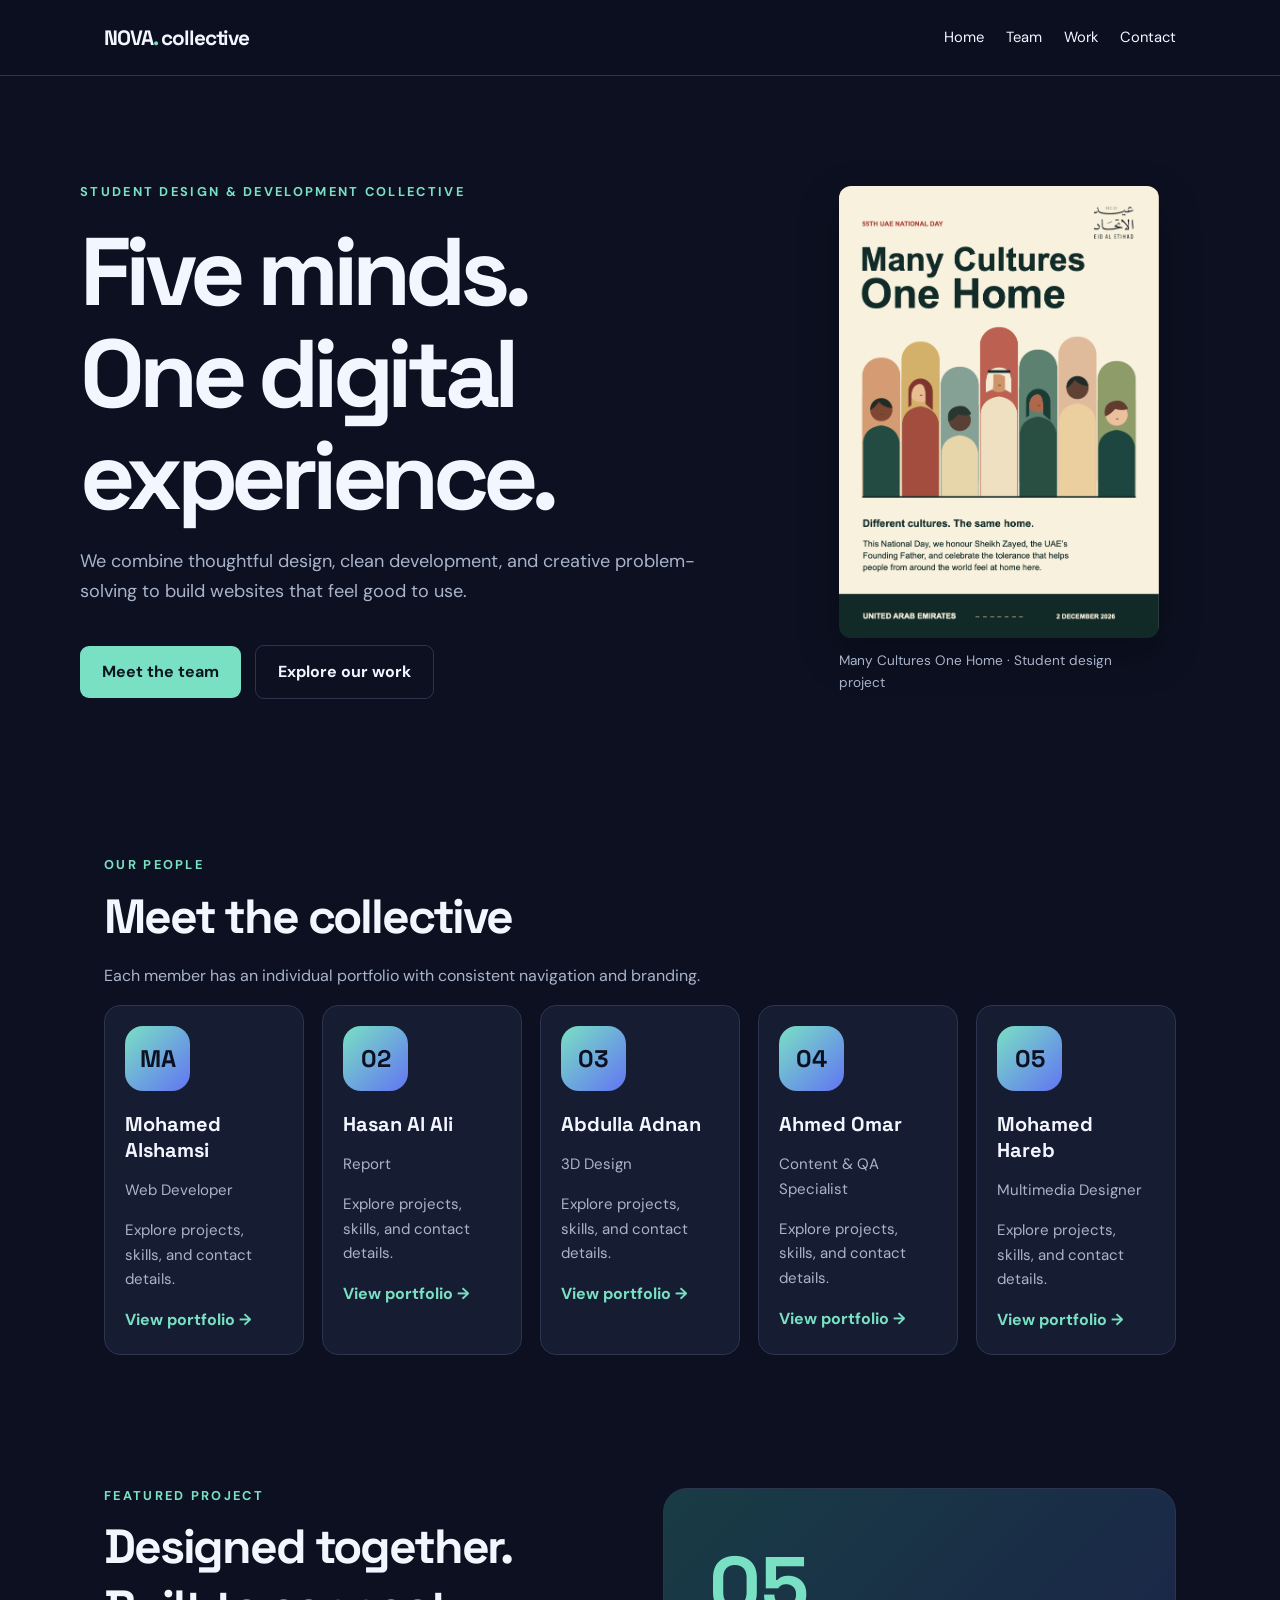
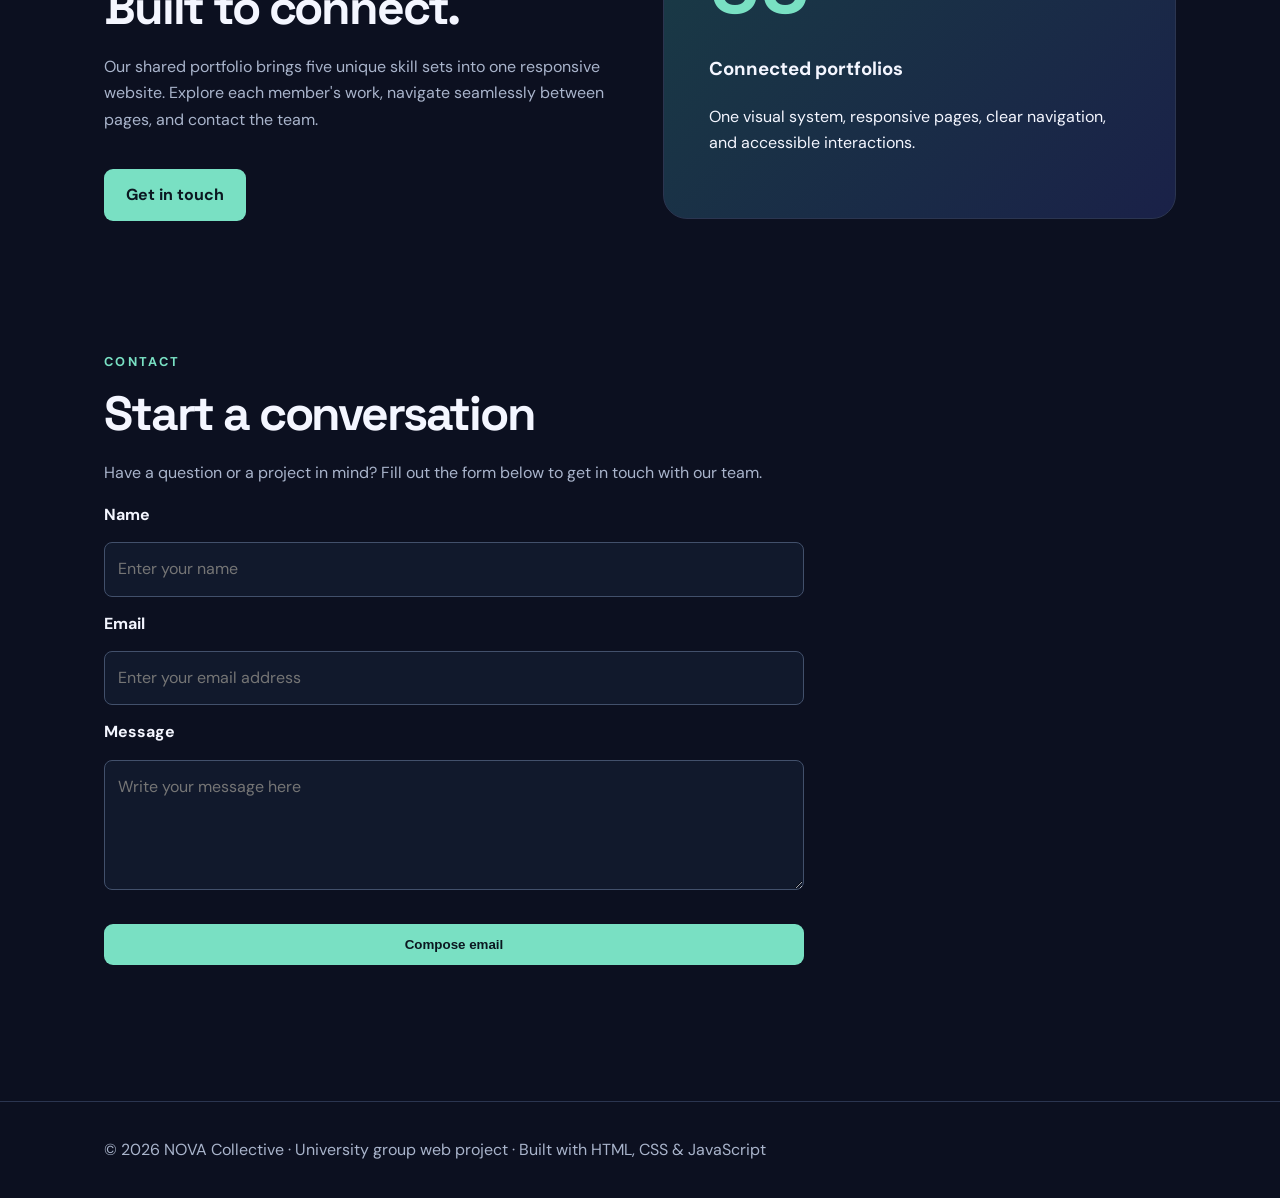
<file: index.html>
<!doctype html>
<html lang="en">

<head>
    <meta charset="utf-8">
    <meta name="viewport" content="width=device-width, initial-scale=1">
    <meta name="description" content="NOVA Collective university student portfolio project">
    <title>Home | NOVA Collective</title>
    <link rel="stylesheet" href="style.css">
</head>

<body>

    <a class="skip" href="#main">Skip to content</a>

    <header>
        <nav class="container" aria-label="Main navigation">

            <a class="logo" href="index.html">
                NOVA<span>.</span> collective
            </a>

            <button class="menu-toggle" type="button"
                aria-expanded="false" aria-label="Toggle navigation">
                Menu
            </button>

            <div class="navlinks">
                <a href="index.html">Home</a>
                <a href="index.html#team">Team</a>
                <a href="index.html#work">Work</a>
                <a href="index.html#contact">Contact</a>
            </div>

        </nav>
    </header>

    <main id="main">

        <!-- Home -->

        <section class="hero container">

            <div class="hero-copy">

            <div class="eyebrow">
                Student design &amp; development collective
            </div>

            <h1>Five minds.<br>One digital experience.</h1>

            <p>
                We combine thoughtful design, clean development,
                and creative problem-solving to build websites
                that feel good to use.
            </p>

            <a class="button" href="#team">Meet the team</a>

            <a class="button secondary" href="#work">
                Explore our work
            </a>

            </div>

            <figure class="hero-preview">
                <a href="member2.html#projects">
                    <img src="many-cultures-one-home.png" width="679" height="960" alt="Many Cultures One Home student poster for UAE National Day">
                </a>
                <figcaption>Many Cultures One Home · Student design project</figcaption>
            </figure>

        </section>

        <!-- Team -->

        <section id="team">

            <div class="container">

                <div class="eyebrow">Our people</div>

                <h2 class="section-title">Meet the collective</h2>

                <p class="muted">
                    Each member has an individual portfolio
                    with consistent navigation and branding.
                </p>

                <div class="grid">

                    <!-- Member 1 -->

                    <article class="card">

                        <div class="avatar" aria-hidden="true">MA</div>

                        <h3>Mohamed Alshamsi</h3>

                        <p>Web Developer</p>

                        <p>Explore projects, skills, and contact details.</p>

                        <a href="member1.html">View portfolio →</a>

                    </article>

                    <!-- Member 2 -->

                    <article class="card">

                        <div class="avatar" aria-hidden="true">02</div>

                        <h3>Hasan Al Ali</h3>

                        <p>Report</p>

                        <p>Explore projects, skills, and contact details.</p>

                        <a href="member2.html">View portfolio →</a>

                    </article>

                    <!-- Member 3 -->

                    <article class="card">

                        <div class="avatar" aria-hidden="true">03</div>

                        <h3>Abdulla Adnan</h3>

                        <p>3D Design</p>

                        <p>Explore projects, skills, and contact details.</p>

                        <a href="member3.html">View portfolio →</a>

                    </article>

                    <!-- Member 4 -->

                    <article class="card">

                        <div class="avatar" aria-hidden="true">04</div>

                        <h3>Ahmed Omar</h3>

                        <p>Content &amp; QA Specialist</p>

                        <p>Explore projects, skills, and contact details.</p>

                        <a href="member4.html">View portfolio →</a>

                    </article>

                    <!-- Member 5 -->

                    <article class="card">

                        <div class="avatar" aria-hidden="true">05</div>

                        <h3>Mohamed Hareb</h3>

                        <p>Multimedia Designer</p>

                        <p>Explore projects, skills, and contact details.</p>

                        <a href="member5.html">View portfolio →</a>

                    </article>

                </div>

            </div>

        </section>

        <!-- Featured Project -->

        <section id="work">

            <div class="container">

                <div class="split">

                    <div>

                        <div class="eyebrow">Featured project</div>

                        <h2 class="section-title">
                            Designed together. Built to connect.
                        </h2>

                        <p class="muted">
                            Our shared portfolio brings five unique
                            skill sets into one responsive website.
                            Explore each member's work, navigate
                            seamlessly between pages, and contact
                            the team.
                        </p>

                        <a class="button" href="#contact">
                            Get in touch
                        </a>

                    </div>

                    <div class="feature">

                        <strong>05</strong>

                        <h3>Connected portfolios</h3>

                        <p>
                            One visual system, responsive pages,
                            clear navigation, and accessible interactions.
                        </p>

                    </div>

                </div>

            </div>

        </section>

        <!-- Contact Section -->

        <section id="contact">

            <div class="container">

                <div class="eyebrow">Contact</div>

                <h2 class="section-title">Start a conversation</h2>

                <p class="muted">
                    Have a question or a project in mind?
                    Fill out the form below to get in touch with our team.
                </p>

                <form class="form" id="contactForm">

                    <label for="name">Name</label>

                    <input
                        id="name"
                        name="name"
                        autocomplete="name"
                        placeholder="Enter your name"
                        required>

                    <label for="email">Email</label>

                    <input
                        id="email"
                        name="email"
                        type="email"
                        autocomplete="email"
                        placeholder="Enter your email address"
                        required>

                    <label for="message">Message</label>

                    <textarea
                        id="message"
                        name="message"
                        placeholder="Write your message here"
                        required></textarea>

                    <button class="button" type="submit">
                        Compose email
                    </button>

                    <p class="status"
                       id="contactStatus"
                       role="status"
                       aria-live="polite"></p>

                </form>

            </div>

        </section>

    </main>

    <!-- Footer -->

    <footer>

        <div class="container">
            © 2026 NOVA Collective · University group web project
            · Built with HTML, CSS &amp; JavaScript
        </div>

    </footer>

    <script src="script.js"></script>

    <!-- Contact Form JavaScript -->

    <script>

        document.getElementById("contactForm")
            .addEventListener("submit", function(event) {

                event.preventDefault();

                const name = document.getElementById("name").value;

                const email = document.getElementById("email").value;

                const message = document.getElementById("message").value;

                const recipient = "milkkyy3434@gmail.com";

                const subject = "NOVA Collective - Message from " + name;

                const body =
                    "Name: " + name + "\n" +
                    "Email: " + email + "\n\n" +
                    "Message:\n" + message;

                window.location.href =
                    "mailto:" + recipient +
                    "?subject=" + encodeURIComponent(subject) +
                    "&body=" + encodeURIComponent(body);

                document.getElementById("contactStatus").textContent =
                    "Complete and send your message using your email application.";

            });

    </script>

</body>

</html>
</file>
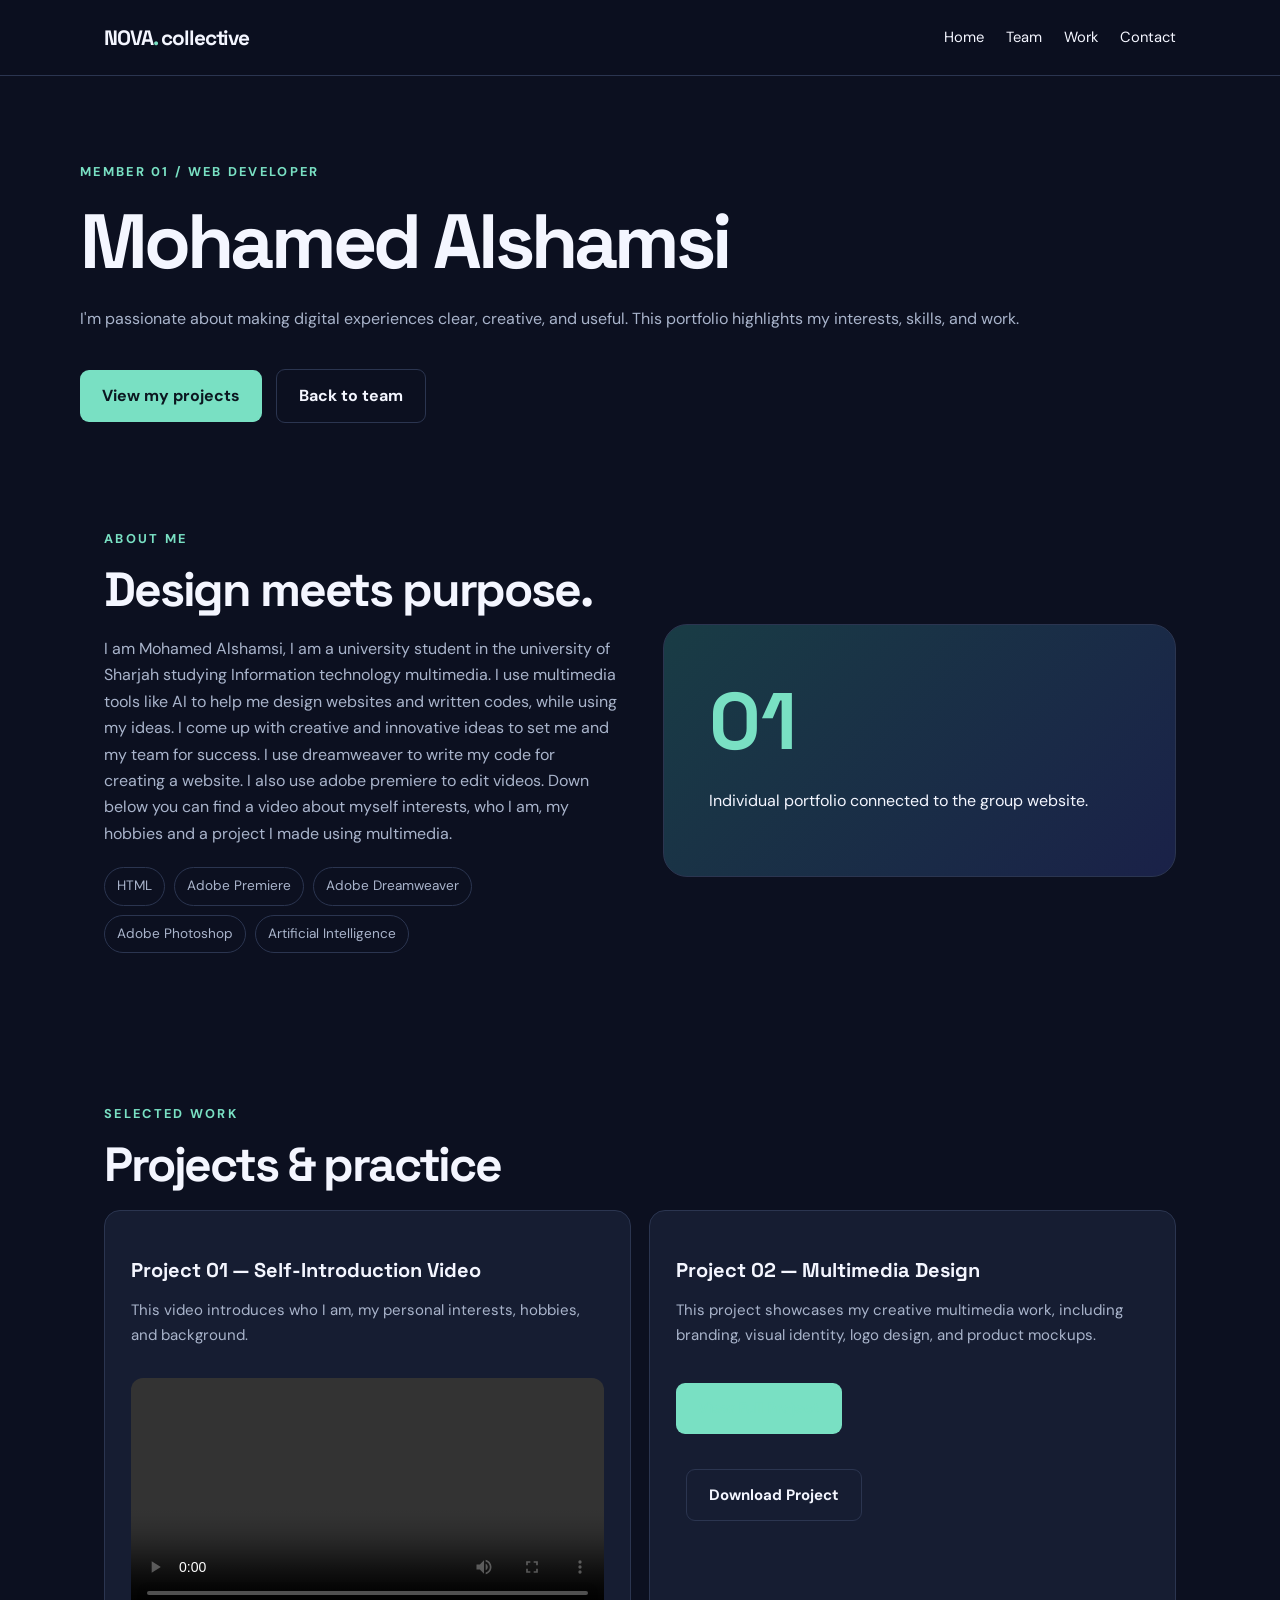
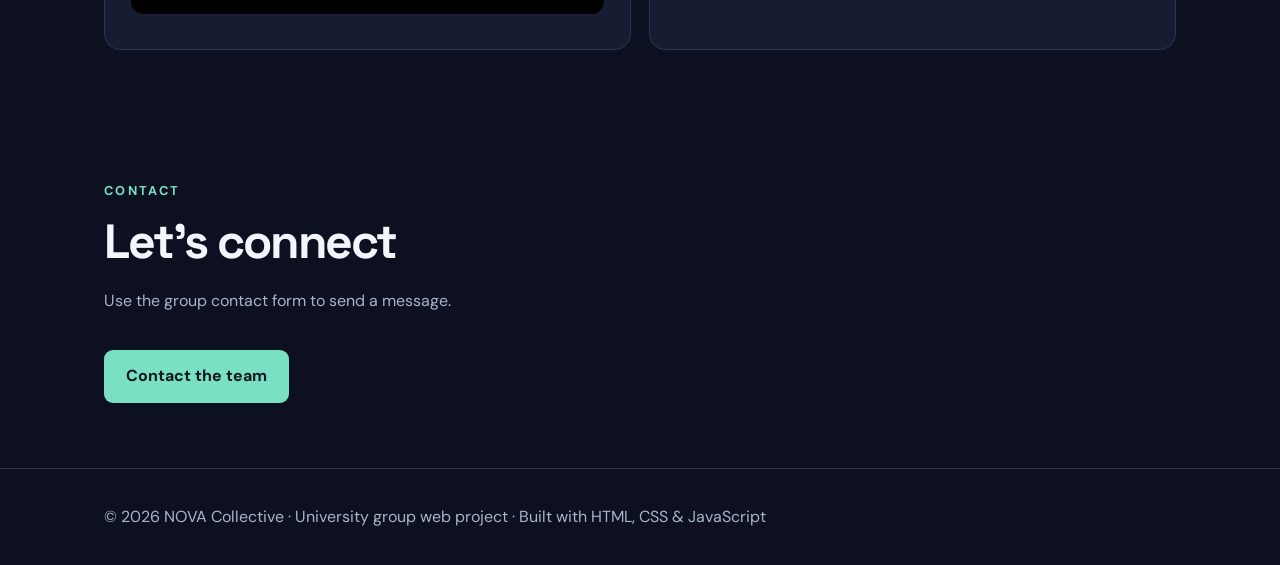
<file: member1.html>
<!doctype html>
<html lang="en">

<head>
    <meta charset="utf-8">
    <meta name="viewport" content="width=device-width, initial-scale=1">
    <meta name="description" content="Mohamed Alshamsi multimedia portfolio">
    <title>Mohamed Alshamsi | NOVA Collective</title>
    <link rel="stylesheet" href="style.css">
</head>

<body>

    <a class="skip" href="#main">Skip to content</a>

    <header>
        <nav class="container" aria-label="Main navigation">

            <a class="logo" href="index.html">
                NOVA<span>.</span> collective
            </a>

            <button class="menu-toggle" type="button"
                aria-expanded="false" aria-label="Toggle navigation">
                Menu
            </button>

            <div class="navlinks">
                <a href="index.html">Home</a>
                <a href="index.html#team">Team</a>
                <a href="index.html#work">Work</a>
                <a href="index.html#contact">Contact</a>
            </div>

        </nav>
    </header>

    <main id="main">

        <!-- Profile Heading -->

        <section class="profile-head container">

            <div class="eyebrow">
                Member 01 / Web Developer
            </div>

            <h1>Mohamed Alshamsi</h1>

            <p class="muted">
                I'm passionate about making digital experiences
                clear, creative, and useful. This portfolio
                highlights my interests, skills, and work.
            </p>

            <a class="button" href="#projects">
                View my projects
            </a>

            <a class="button secondary" href="index.html#team">
                Back to team
            </a>

        </section>

        <!-- About Me -->

        <section>
            <div class="container split">

                <div>

                    <div class="eyebrow">About me</div>

                    <h2 class="section-title">
                        Design meets purpose.
                    </h2>

                    <p class="muted">
                        I am Mohamed Alshamsi, I am a university
                        student in the university of Sharjah
                        studying Information technology multimedia.
                        I use multimedia tools like AI to help me
                        design websites and written codes, while
                        using my ideas. I come up with creative and
                        innovative ideas to set me and my team for
                        success. I use dreamweaver to write my code
                        for creating a website. I also use adobe
                        premiere to edit videos. Down below you
                        can find a video about myself interests,
                        who I am, my hobbies and a project I made
                        using multimedia.
                    </p>

                    <div class="tags">
                        <span class="tag">HTML</span>
                        <span class="tag">Adobe Premiere</span>
                        <span class="tag">Adobe Dreamweaver</span>
                        <span class="tag">Adobe Photoshop</span>
                        <span class="tag">Artificial Intelligence</span>
                    </div>

                </div>

                <div class="feature">
                    <strong>01</strong>
                    <p>
                        Individual portfolio connected to
                        the group website.
                    </p>
                </div>

            </div>
        </section>

        <!-- Projects and Practice -->

        <section id="projects">

            <div class="container">

                <div class="eyebrow">Selected work</div>

                <h2 class="section-title">
                    Projects &amp; practice
                </h2>

                <div class="grid two">

                    <!-- Project 01: Self Introduction -->

                    <article class="card project">

                        <h3>Project 01 — Self-Introduction Video</h3>

                        <p>
                            This video introduces who I am,
                            my personal interests, hobbies,
                            and background.
                        </p>

                        <video controls playsinline
                            preload="metadata"
                            style="width: 100%;
                                   border-radius: 12px;
                                   margin-top: 15px;">

                            <source src="https://github.com/hassanALALIUOS/nova-collective/releases/download/site-media/mohamed-self-intro.mp4"
                                type="video/mp4">

                            Your browser does not support
                            video playback.

                        </video>

                    </article>

                    <!-- Project 02: Multimedia Project -->

                    <article class="card project">

                        <h3>Project 02 — Multimedia Design</h3>

                        <p>
                            This project showcases my creative
                            multimedia work, including branding,
                            visual identity, logo design,
                            and product mockups.
                        </p>

                        <p>
                            <a class="button"
                                href="https://github.com/hassanALALIUOS/nova-collective/releases/download/site-media/multimedia-project.pdf"
                                target="_blank"
                                rel="noopener">
                                View Full Project
                            </a>
                        </p>

                        <p>
                            <a class="button secondary"
                                href="https://github.com/hassanALALIUOS/nova-collective/releases/download/site-media/multimedia-project.pdf"
                                download>
                                Download Project
                            </a>
                        </p>

                    </article>

                </div>

            </div>

        </section>

        <!-- Contact -->

        <section>

            <div class="container">

                <div class="eyebrow">Contact</div>

                <h2 class="section-title">
                    Let's connect
                </h2>

                <p class="muted">
                    Use the group contact form to send a message.
                </p>

                <a class="button" href="index.html#contact">
                    Contact the team
                </a>

            </div>

        </section>

    </main>

    <footer>

        <div class="container">
            © 2026 NOVA Collective · University group web project
            · Built with HTML, CSS &amp; JavaScript
        </div>

    </footer>

    <script src="script.js"></script>

</body>

</html>
</file>
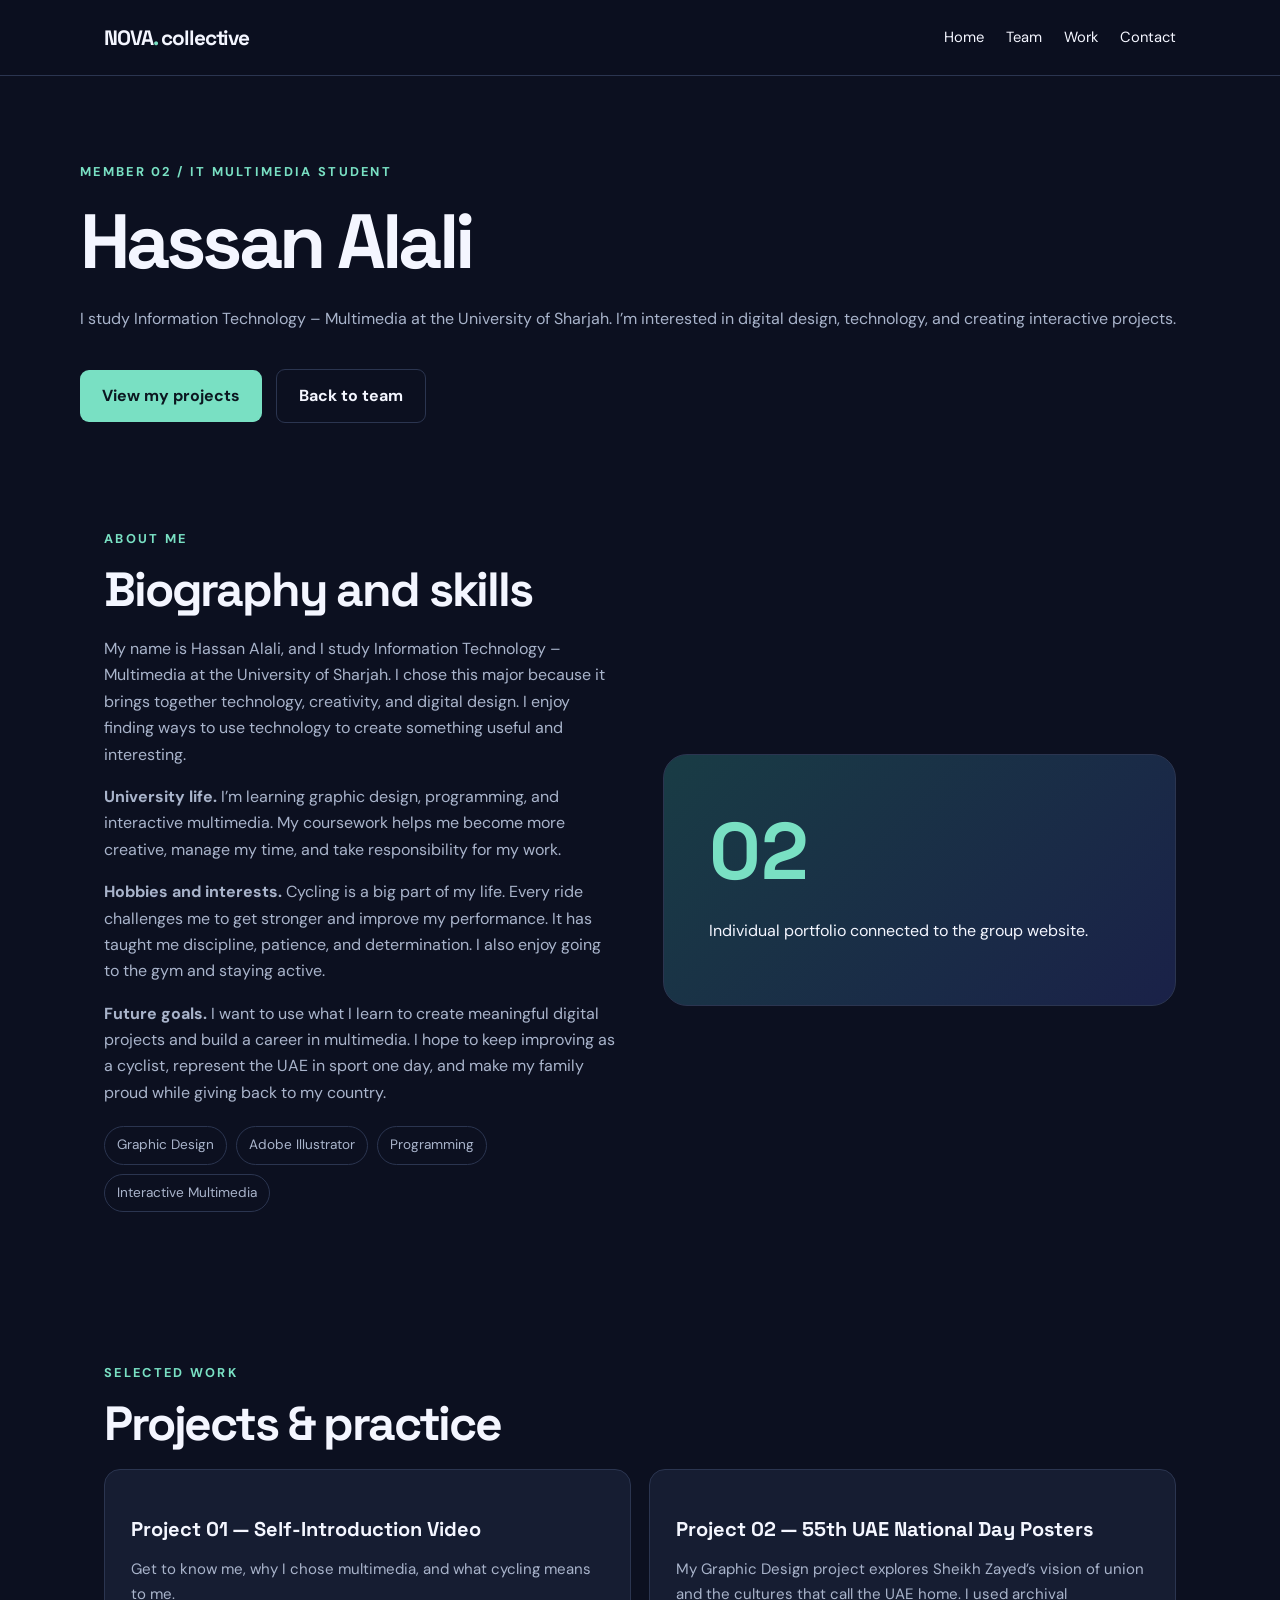
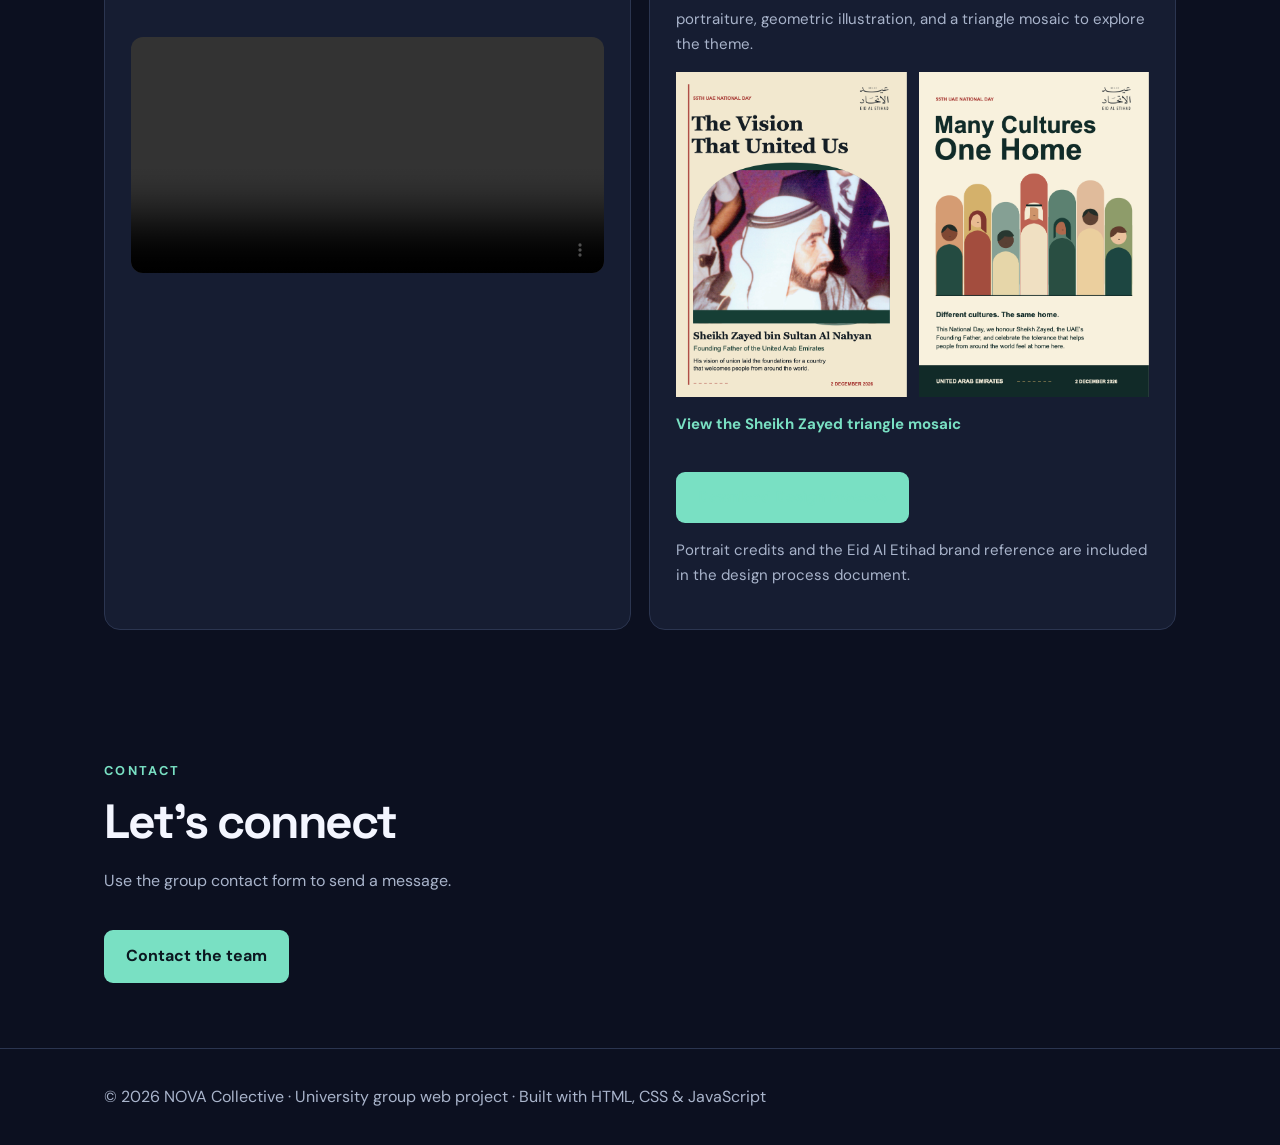
<file: member2.html>
<!doctype html>
<html lang="en">

<head>
    <meta charset="utf-8">
    <meta name="viewport" content="width=device-width, initial-scale=1">
    <meta name="description" content="Hassan Alali multimedia portfolio">
    <title>Hassan Alali | NOVA Collective</title>
    <link rel="stylesheet" href="style.css">
</head>

<body>

    <a class="skip" href="#main">Skip to content</a>

    <header>
        <nav class="container" aria-label="Main navigation">

            <a class="logo" href="index.html">
                NOVA<span>.</span> collective
            </a>

            <button class="menu-toggle" type="button"
                aria-expanded="false" aria-label="Toggle navigation">
                Menu
            </button>

            <div class="navlinks">
                <a href="index.html">Home</a>
                <a href="index.html#team">Team</a>
                <a href="index.html#work">Work</a>
                <a href="index.html#contact">Contact</a>
            </div>

        </nav>
    </header>

    <main id="main">

        <!-- Profile Heading -->

        <section class="profile-head container">

            <div class="eyebrow">
                Member 02 / IT Multimedia Student
            </div>

            <h1>Hassan Alali</h1>

            <p class="muted">
                I study Information Technology – Multimedia at the University of Sharjah. I’m interested in digital design, technology, and creating interactive projects.
            </p>

            <a class="button" href="#projects">
                View my projects
            </a>

            <a class="button secondary" href="index.html#team">
                Back to team
            </a>

        </section>

        <!-- About Me -->

        <section>
            <div class="container split">

                <div>

                    <div class="eyebrow">About me</div>

                    <h2 class="section-title">Biography and skills</h2>

                    <p class="muted">My name is Hassan Alali, and I study Information Technology – Multimedia at the University of Sharjah. I chose this major because it brings together technology, creativity, and digital design. I enjoy finding ways to use technology to create something useful and interesting.</p>

                    <p class="muted"><strong>University life.</strong> I’m learning graphic design, programming, and interactive multimedia. My coursework helps me become more creative, manage my time, and take responsibility for my work.</p>

                    <p class="muted"><strong>Hobbies and interests.</strong> Cycling is a big part of my life. Every ride challenges me to get stronger and improve my performance. It has taught me discipline, patience, and determination. I also enjoy going to the gym and staying active.</p>

                    <p class="muted"><strong>Future goals.</strong> I want to use what I learn to create meaningful digital projects and build a career in multimedia. I hope to keep improving as a cyclist, represent the UAE in sport one day, and make my family proud while giving back to my country.</p>

<div class="tags">
    <span class="tag">Graphic Design</span>
    <span class="tag">Adobe Illustrator</span>
    <span class="tag">Programming</span>
    <span class="tag">Interactive Multimedia</span>
</div>

                </div>

                <div class="feature">
                    <strong>02</strong>
                    <p>
                        Individual portfolio connected to
                        the group website.
                    </p>
                </div>

            </div>
        </section>

        <!-- Projects and Practice -->

        <section id="projects">

            <div class="container">

                <div class="eyebrow">Selected work</div>

                <h2 class="section-title">
                    Projects &amp; practice
                </h2>

                <div class="grid two">

                    <!-- Project 01: Self Introduction -->

                    <article class="card project">

                        <h3>Project 01 — Self-Introduction Video</h3>

                        <p>Get to know me, why I chose multimedia, and what cycling means to me.</p>
<video controls playsinline preload="metadata"
    style="width: 100%; border-radius: 12px; margin-top: 15px;">
    <source src="https://github.com/hassanALALIUOS/nova-collective/releases/download/site-media/hassan-self-intro.mp4" type="video/mp4">
    Your browser does not support video playback.
</video>

                    </article>

                    <!-- Project 02: Multimedia Project -->

                    <article class="card project">

                        <h3>Project 02 — 55th UAE National Day Posters</h3>

                        <p>My Graphic Design project explores Sheikh Zayed’s vision of union and the cultures that call the UAE home. I used archival portraiture, geometric illustration, and a triangle mosaic to explore the theme.</p>

<div style="display: grid; grid-template-columns: repeat(2, minmax(0, 1fr)); gap: 12px;">
    <a href="vision-that-united-us.png">
        <img src="vision-that-united-us.png" width="679" height="960"
            alt="The Vision That United Us poster with an archival portrait of Sheikh Zayed"
            loading="lazy" style="display: block; width: 100%; height: auto;">
    </a>
    <a href="many-cultures-one-home.png">
        <img src="many-cultures-one-home.png" width="679" height="960"
            alt="Many Cultures One Home poster with seven figures in geometric arch shapes"
            loading="lazy" style="display: block; width: 100%; height: auto;">
    </a>
</div>
<p><a href="sheikh-zayed-mosaic.png">View the Sheikh Zayed triangle mosaic</a></p>
<p><a class="button" href="poster-design-process.docx" download>Download Design Process</a></p>
<p>Portrait credits and the Eid Al Etihad brand reference are included in the design process document.</p>

                    </article>

                </div>

            </div>

        </section>

        <!-- Contact -->

        <section>

            <div class="container">

                <div class="eyebrow">Contact</div>

                <h2 class="section-title">
                    Let's connect
                </h2>

                <p class="muted">
                    Use the group contact form to send a message.
                </p>

                <a class="button" href="index.html#contact">
                    Contact the team
                </a>

            </div>

        </section>

    </main>

    <footer>

        <div class="container">
            © 2026 NOVA Collective · University group web project
            · Built with HTML, CSS &amp; JavaScript
        </div>

    </footer>

    <script src="script.js"></script>

</body>

</html>
</file>
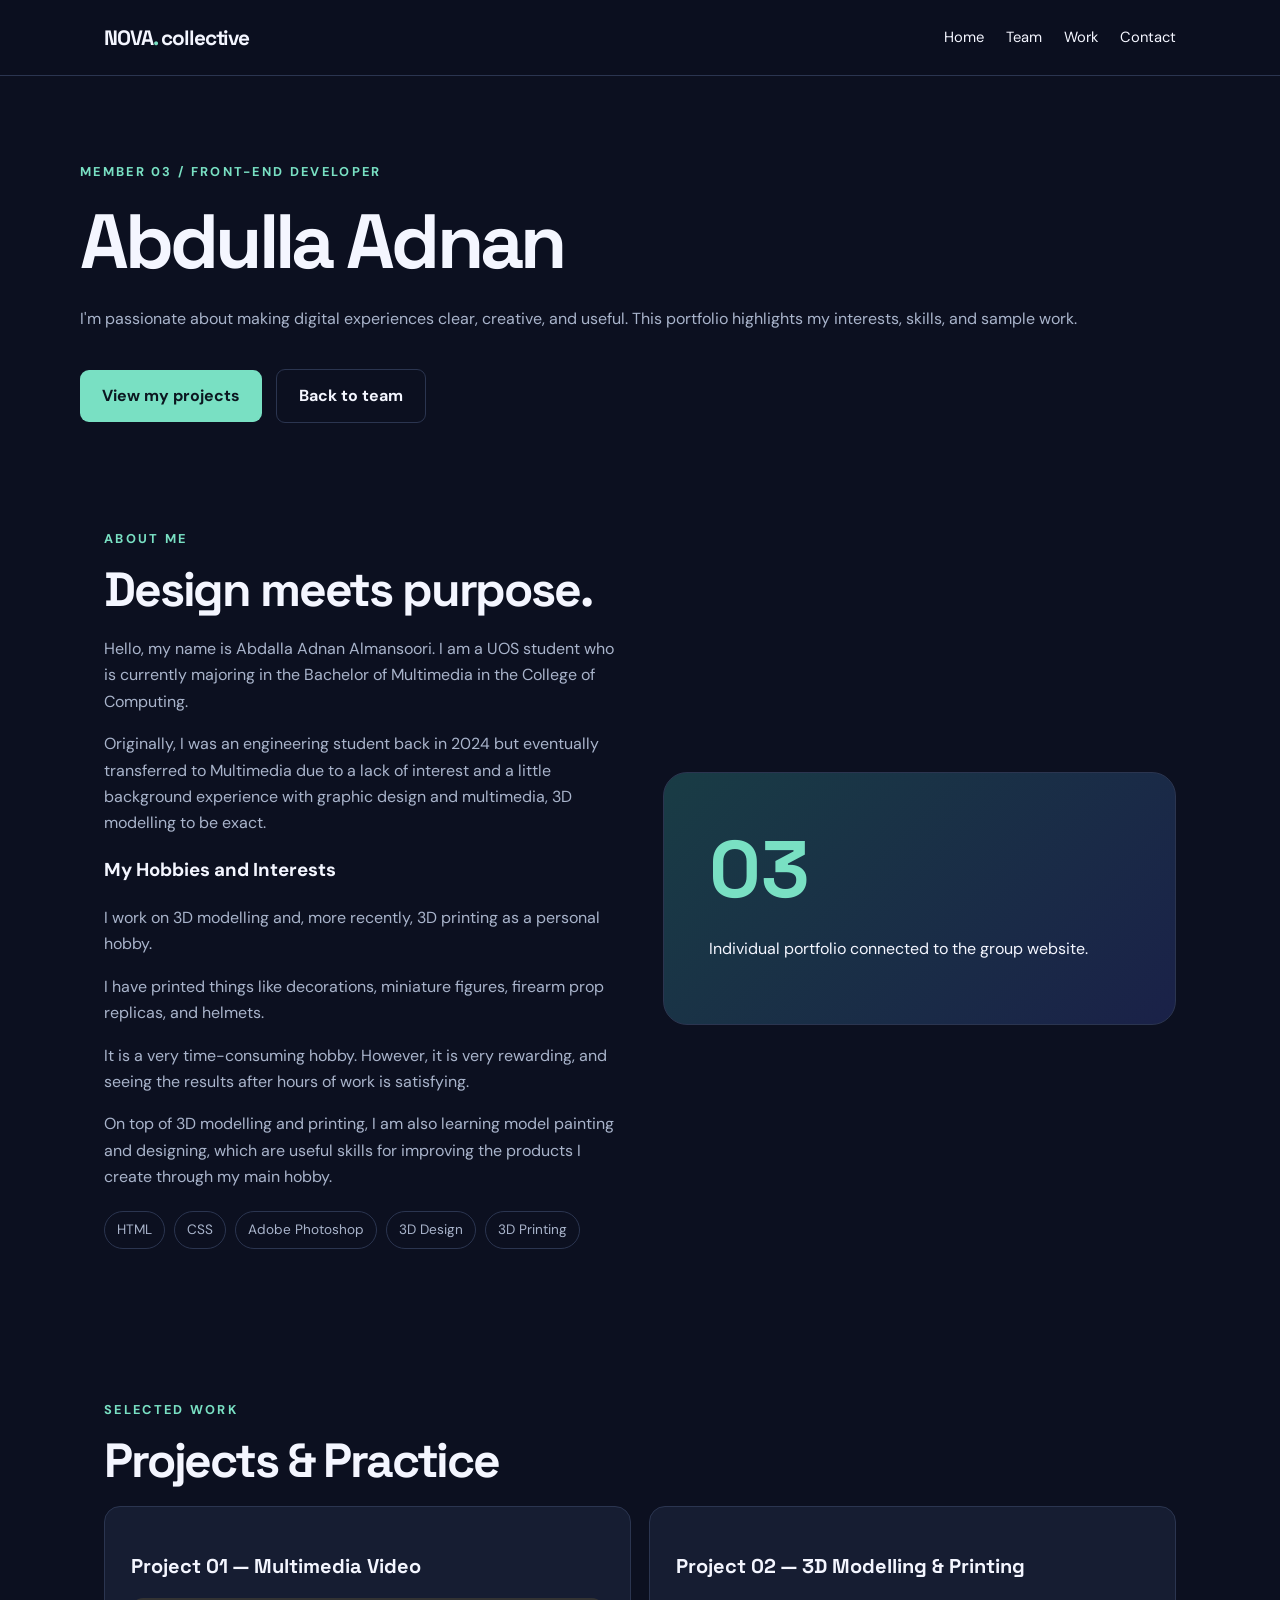
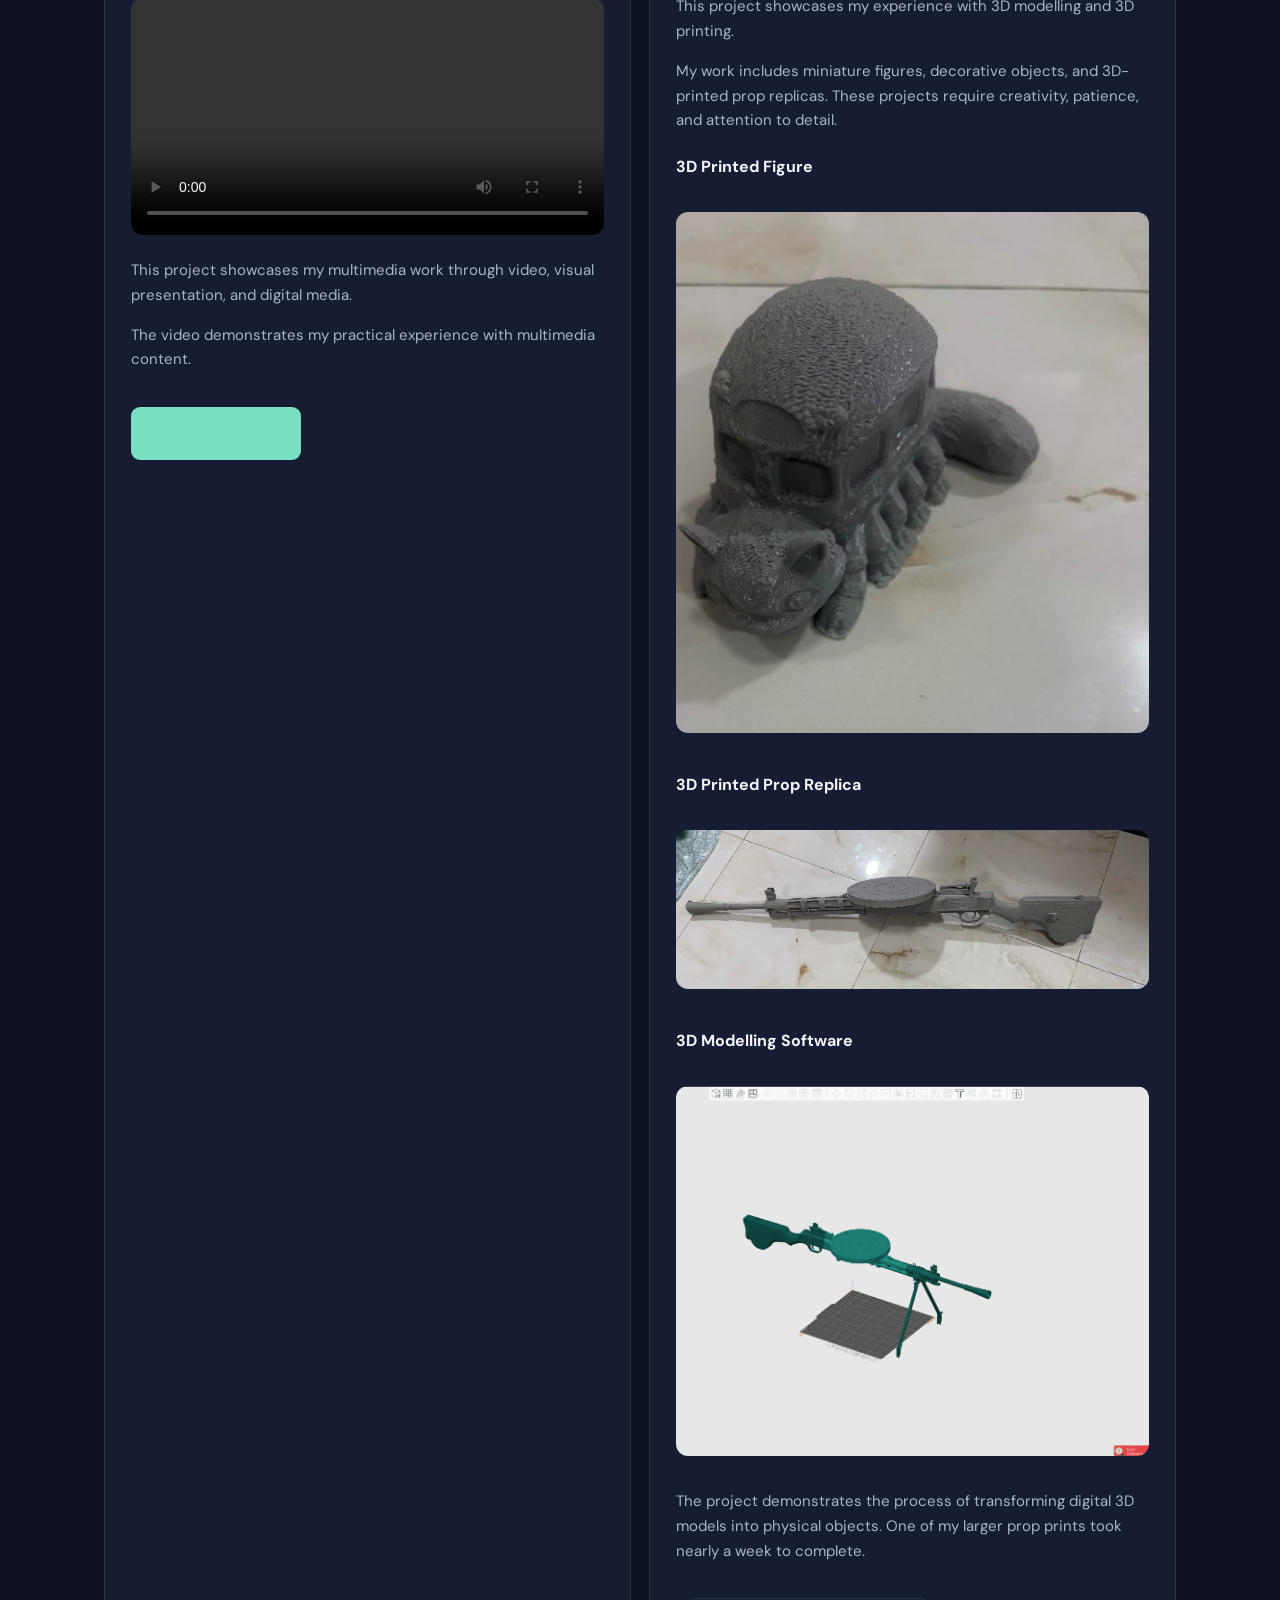
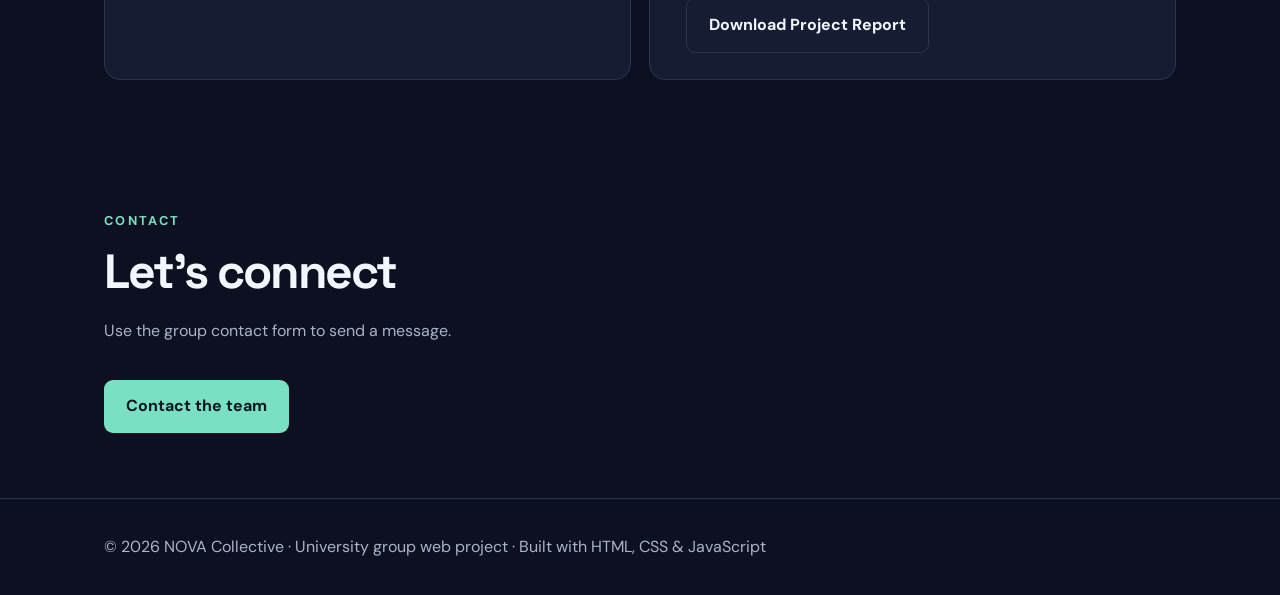
<file: member3.html>
<!doctype html>
<html lang="en">

<head>
    <meta charset="utf-8">
    <meta name="viewport"
          content="width=device-width, initial-scale=1">

    <meta name="description"
          content="Abdulla Adnan - NOVA Collective portfolio">

    <title>Abdulla Adnan | NOVA Collective</title>

    <link rel="stylesheet" href="style.css">
</head>

<body>

    <!-- SKIP LINK -->
    <a class="skip" href="#main">Skip to content</a>

    <!-- HEADER -->
    <header>
        <nav class="container" aria-label="Main navigation">

            <a class="logo" href="index.html">
                NOVA<span>.</span> collective
            </a>

            <button class="menu-toggle"
                    type="button"
                    aria-expanded="false"
                    aria-label="Toggle navigation">
                Menu
            </button>

            <div class="navlinks">
                <a href="index.html">Home</a>
                <a href="index.html#team">Team</a>
                <a href="index.html#work">Work</a>
                <a href="index.html#contact">Contact</a>
            </div>

        </nav>
    </header>

    <!-- MAIN CONTENT -->
    <main id="main">

        <!-- PROFILE -->
        <section class="profile-head container">

            <div class="eyebrow">
                Member 03 / Front-End Developer
            </div>

            <h1>Abdulla Adnan</h1>

            <p class="muted">
                I'm passionate about making digital
                experiences clear, creative, and useful.
                This portfolio highlights my interests,
                skills, and sample work.
            </p>

            <a class="button" href="#projects">
                View my projects
            </a>

            <a class="button secondary"
               href="index.html#team">
                Back to team
            </a>

        </section>

        <!-- ABOUT ME -->
        <section>

            <div class="container split">

                <div>

                    <div class="eyebrow">About me</div>

                    <h2 class="section-title">
                        Design meets purpose.
                    </h2>

                    <p class="muted">
                        Hello, my name is Abdalla Adnan
                        Almansoori. I am a UOS student
                        who is currently majoring in
                        the Bachelor of Multimedia
                        in the College of Computing.
                    </p>

                    <p class="muted">
                        Originally, I was an engineering
                        student back in 2024 but eventually
                        transferred to Multimedia due to
                        a lack of interest and a little
                        background experience with graphic
                        design and multimedia, 3D modelling
                        to be exact.
                    </p>

                    <h3>My Hobbies and Interests</h3>

                    <p class="muted">
                        I work on 3D modelling and,
                        more recently, 3D printing
                        as a personal hobby.
                    </p>

                    <p class="muted">
                        I have printed things like
                        decorations, miniature figures,
                        firearm prop replicas, and helmets.
                    </p>

                    <p class="muted">
                        It is a very time-consuming hobby.
                        However, it is very rewarding,
                        and seeing the results after
                        hours of work is satisfying.
                    </p>

                    <p class="muted">
                        On top of 3D modelling and printing,
                        I am also learning model painting
                        and designing, which are useful
                        skills for improving the products
                        I create through my main hobby.
                    </p>

                    <!-- SKILLS -->
                    <div class="tags">

                        <span class="tag">HTML</span>
                        <span class="tag">CSS</span>
                        <span class="tag">Adobe Photoshop</span>
                        <span class="tag">3D Design</span>
                        <span class="tag">3D Printing</span>

                    </div>

                </div>

                <div class="feature">

                    <strong>03</strong>

                    <p>
                        Individual portfolio connected
                        to the group website.
                    </p>

                </div>

            </div>

        </section>

        <!-- PROJECTS -->
        <section id="projects">

            <div class="container">

                <div class="eyebrow">
                    Selected work
                </div>

                <h2 class="section-title">
                    Projects & Practice
                </h2>

                <div class="grid two">

                    <!-- PROJECT 01: VIDEO -->
                    <article class="card project">

                        <h3>
                            Project 01 — Multimedia Video
                        </h3>

                        <video
                            controls
                            playsinline
                            preload="metadata"
                            style="
                                width:100%;
                                height:auto;
                                border-radius:12px;
                                margin-top:15px;
                            ">

                            <source
                                src="https://github.com/hassanALALIUOS/nova-collective/releases/download/site-media/abdulla-video.mp4"
                                type="video/mp4">

                            Your browser does not
                            support HTML5 video.

                        </video>

                        <p>
                            This project showcases my
                            multimedia work through video,
                            visual presentation, and
                            digital media.
                        </p>

                        <p>
                            The video demonstrates my
                            practical experience with
                            multimedia content.
                        </p>

                        <a class="button"
                           href="https://github.com/hassanALALIUOS/nova-collective/releases/download/site-media/abdulla-video.mp4"
                           download>
                            Download Video
                        </a>

                    </article>

                    <!-- PROJECT 02: 3D DESIGN -->
                    <article class="card project">

                        <h3>
                            Project 02 — 3D Modelling
                            &amp; Printing
                        </h3>

                        <p>
                            This project showcases my
                            experience with 3D modelling
                            and 3D printing.
                        </p>

                        <p>
                            My work includes miniature
                            figures, decorative objects,
                            and 3D-printed prop replicas.
                            These projects require
                            creativity, patience,
                            and attention to detail.
                        </p>

                        <h4>3D Printed Figure</h4>

                        <a href="3d-project-1.jpg"
                           target="_blank"
                           rel="noopener">

                            <img
                                src="3d-project-1.jpg"
                                alt="3D printed miniature figure"
                                loading="lazy"
                                style="
                                    width:100%;
                                    height:auto;
                                    border-radius:12px;
                                    margin:10px 0;
                                ">

                        </a>

                        <h4>3D Printed Prop Replica</h4>

                        <a href="3d-project-2.jpg"
                           target="_blank"
                           rel="noopener">

                            <img
                                src="3d-project-2.jpg"
                                alt="3D printed prop replica"
                                loading="lazy"
                                style="
                                    width:100%;
                                    height:auto;
                                    border-radius:12px;
                                    margin:10px 0;
                                ">

                        </a>

                        <h4>3D Modelling Software</h4>

                        <a href="3d-project-3.png"
                           target="_blank"
                           rel="noopener">

                            <img
                                src="3d-project-3.png"
                                alt="3D model shown in modelling software"
                                loading="lazy"
                                style="
                                    width:100%;
                                    height:auto;
                                    border-radius:12px;
                                    margin:10px 0;
                                ">

                        </a>

                        <p>
                            The project demonstrates the
                            process of transforming digital
                            3D models into physical objects.
                            One of my larger prop prints
                            took nearly a week to complete.
                        </p>

                        <a class="button secondary"
                           href="Abdallah_3D_Project.docx"
                           download>
                            Download Project Report
                        </a>

                    </article>

                </div>

            </div>

        </section>

        <!-- CONTACT -->
        <section>

            <div class="container">

                <div class="eyebrow">Contact</div>

                <h2 class="section-title">
                    Let's connect
                </h2>

                <p class="muted">
                    Use the group contact form
                    to send a message.
                </p>

                <a class="button"
                   href="index.html#contact">
                    Contact the team
                </a>

            </div>

        </section>

    </main>

    <!-- FOOTER -->
    <footer>

        <div class="container">
            © 2026 NOVA Collective ·
            University group web project ·
            Built with HTML, CSS &amp; JavaScript
        </div>

    </footer>

    <!-- JAVASCRIPT -->
    <script src="script.js"></script>

</body>
</html>
</file>
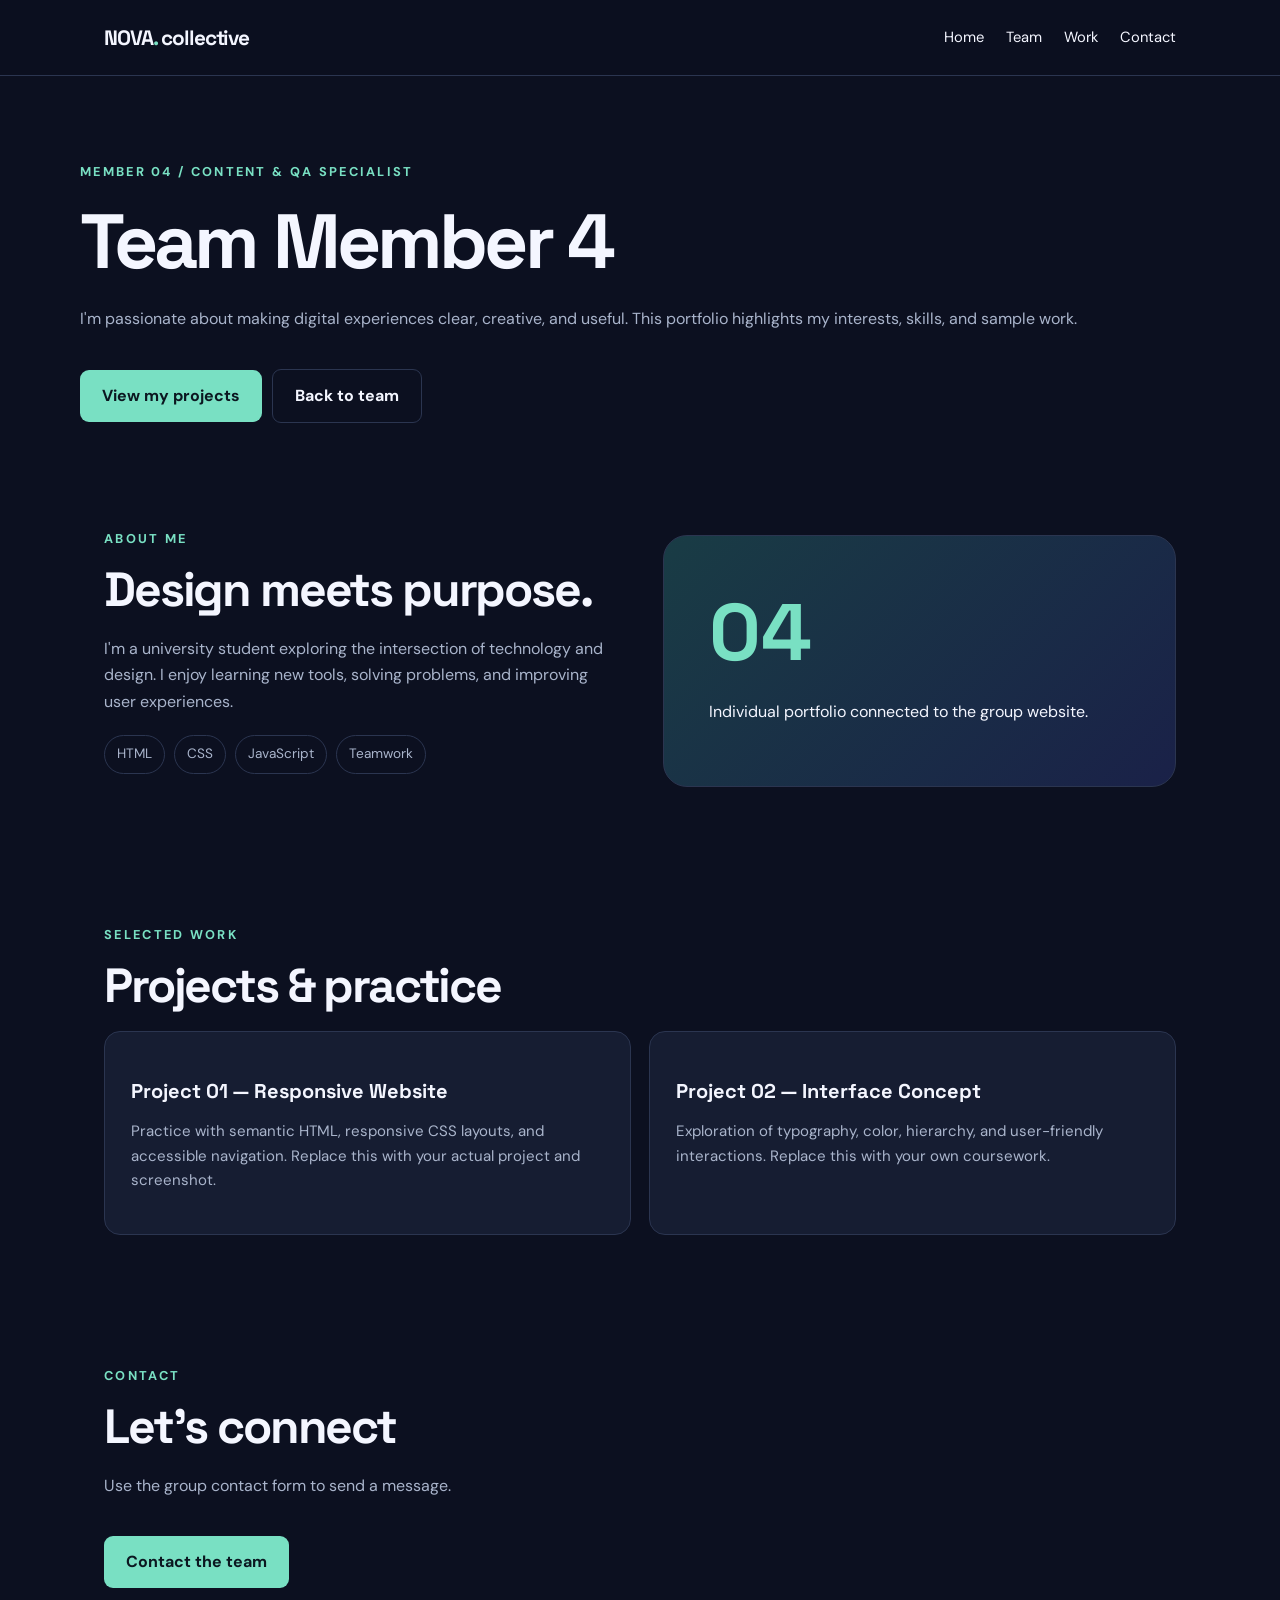
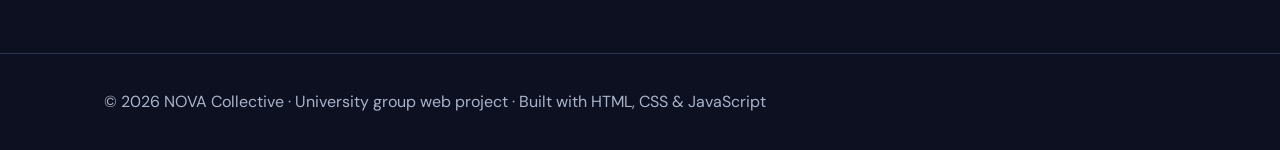
<file: member4.html>
<!doctype html><html lang="en"><head><meta charset="utf-8"><meta name="viewport" content="width=device-width, initial-scale=1"><meta name="description" content="NOVA Collective university student portfolio project"><title>Team Member 4 | NOVA Collective</title><link rel="stylesheet" href="style.css"></head><body><a class="skip" href="#main">Skip to content</a><header><nav class="container" aria-label="Main navigation"><a class="logo" href="index.html">NOVA<span>.</span> collective</a><button class="menu-toggle" type="button" aria-expanded="false" aria-label="Toggle navigation">Menu</button><div class="navlinks"><a href="index.html">Home</a><a href="index.html#team">Team</a><a href="index.html#work">Work</a><a href="index.html#contact">Contact</a></div></nav></header><main id="main"><section class="profile-head container"><div class="eyebrow">Member 04 / Content & QA Specialist</div><h1>Team Member 4</h1><p class="muted">I'm passionate about making digital experiences clear, creative, and useful. This portfolio highlights my interests, skills, and sample work.</p><a class="button" href="#projects">View my projects</a><a class="button secondary" href="index.html#team">Back to team</a></section><section><div class="container split"><div><div class="eyebrow">About me</div><h2 class="section-title">Design meets purpose.</h2><p class="muted">I'm a university student exploring the intersection of technology and design. I enjoy learning new tools, solving problems, and improving user experiences.</p><div class="tags"><span class="tag">HTML</span><span class="tag">CSS</span><span class="tag">JavaScript</span><span class="tag">Teamwork</span></div></div><div class="feature"><strong>04</strong><p>Individual portfolio connected to the group website.</p></div></div></section><section id="projects"><div class="container"><div class="eyebrow">Selected work</div><h2 class="section-title">Projects & practice</h2><div class="grid two"><article class="card project"><h3>Project 01 — Responsive Website</h3><p>Practice with semantic HTML, responsive CSS layouts, and accessible navigation. Replace this with your actual project and screenshot.</p></article><article class="card project"><h3>Project 02 — Interface Concept</h3><p>Exploration of typography, color, hierarchy, and user-friendly interactions. Replace this with your own coursework.</p></article></div></div></section><section><div class="container"><div class="eyebrow">Contact</div><h2 class="section-title">Let's connect</h2><p class="muted">Use the group contact form to send a message.</p><a class="button" href="index.html#contact">Contact the team</a></div></section></main><footer><div class="container">© 2026 NOVA Collective · University group web project · Built with HTML, CSS & JavaScript</div></footer><script src="script.js"></script></body></html>
</file>
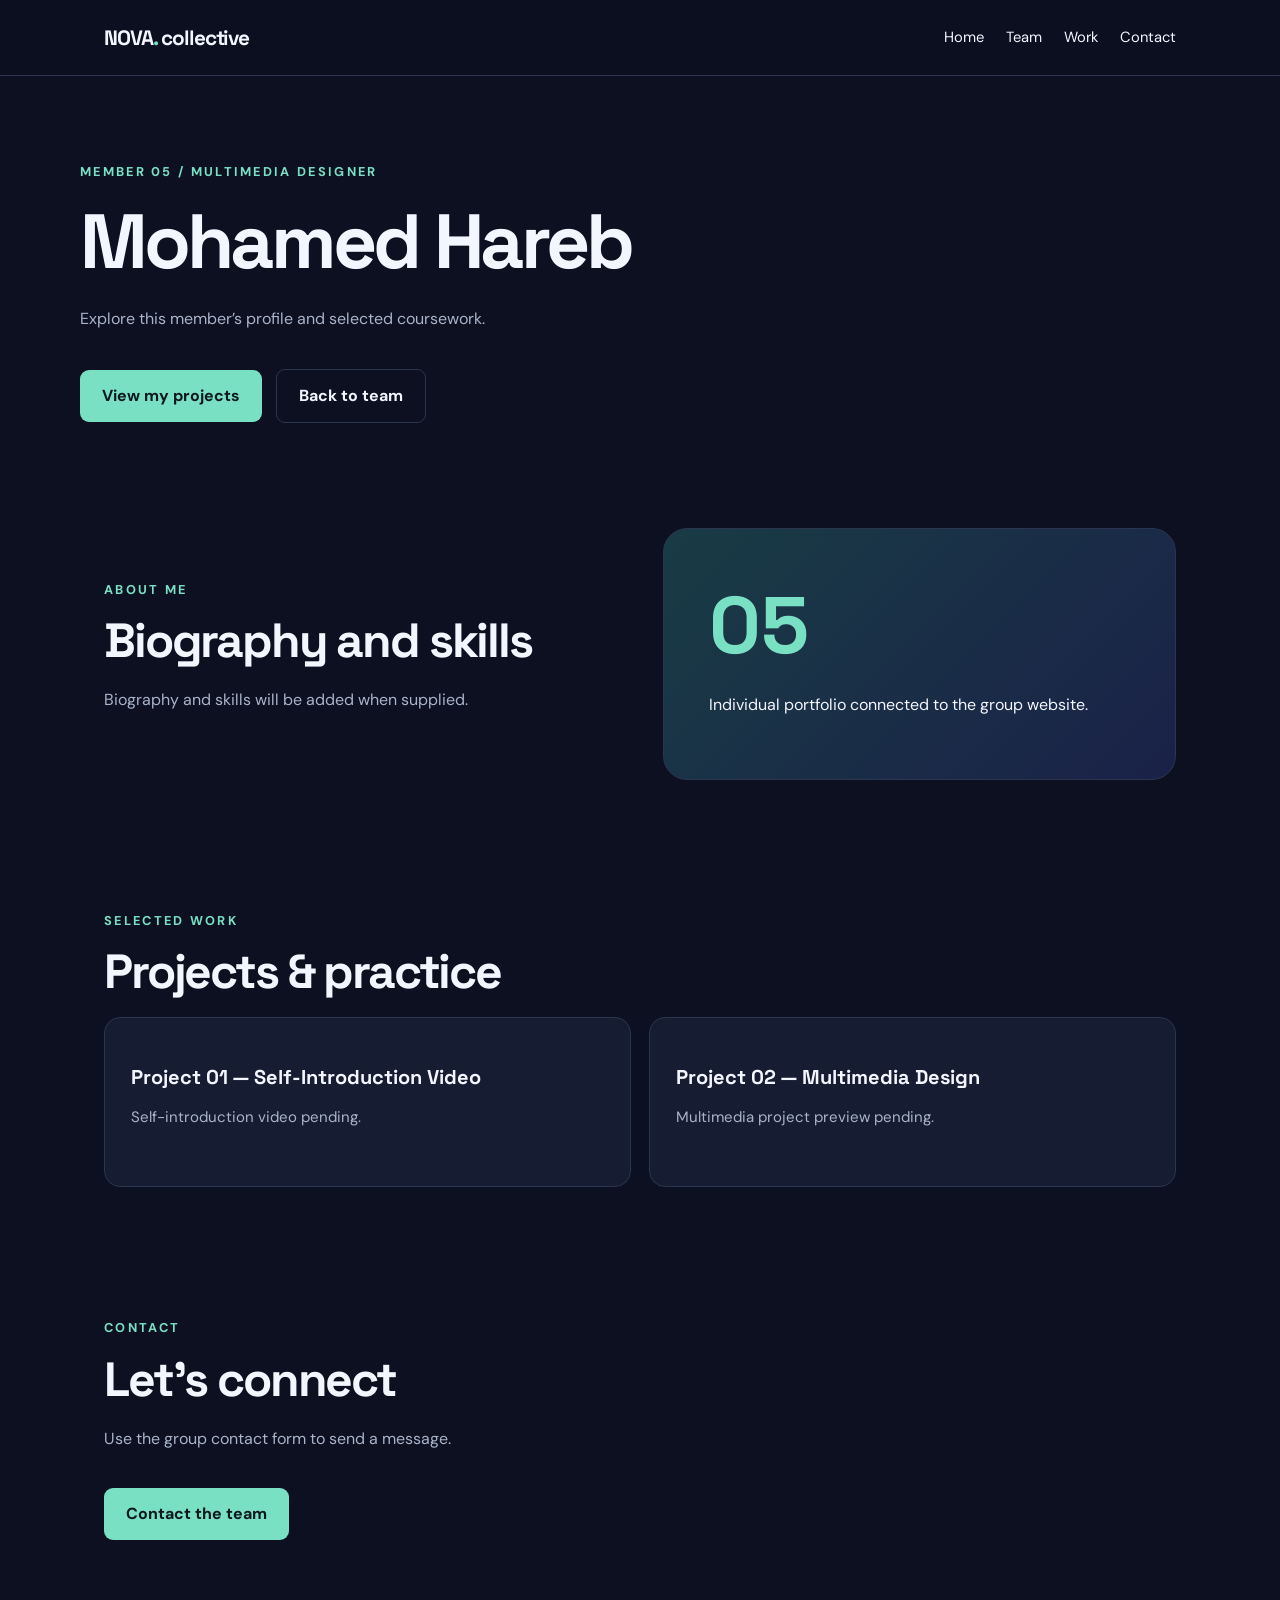
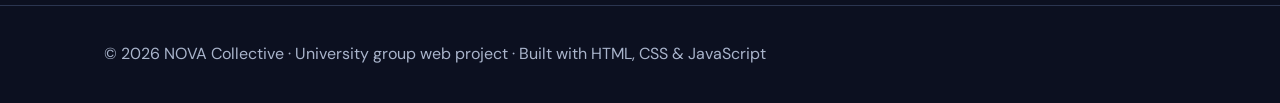
<file: member5.html>
<!doctype html>
<html lang="en">

<head>
    <meta charset="utf-8">
    <meta name="viewport" content="width=device-width, initial-scale=1">
    <meta name="description" content="Mohamed Hareb multimedia portfolio">
    <title>Mohamed Hareb | NOVA Collective</title>
    <link rel="stylesheet" href="style.css">
</head>

<body>

    <a class="skip" href="#main">Skip to content</a>

    <header>
        <nav class="container" aria-label="Main navigation">

            <a class="logo" href="index.html">
                NOVA<span>.</span> collective
            </a>

            <button class="menu-toggle" type="button"
                aria-expanded="false" aria-label="Toggle navigation">
                Menu
            </button>

            <div class="navlinks">
                <a href="index.html">Home</a>
                <a href="index.html#team">Team</a>
                <a href="index.html#work">Work</a>
                <a href="index.html#contact">Contact</a>
            </div>

        </nav>
    </header>

    <main id="main">

        <!-- Profile Heading -->

        <section class="profile-head container">

            <div class="eyebrow">
                Member 05 / Multimedia Designer
            </div>

            <h1>Mohamed Hareb</h1>

            <p class="muted">
                Explore this member’s profile and selected coursework.
            </p>

            <a class="button" href="#projects">
                View my projects
            </a>

            <a class="button secondary" href="index.html#team">
                Back to team
            </a>

        </section>

        <!-- About Me -->

        <section>
            <div class="container split">

                <div>

                    <div class="eyebrow">About me</div>

                    <h2 class="section-title">Biography and skills</h2>

                    <p class="muted">Biography and skills will be added when supplied.</p>

                </div>

                <div class="feature">
                    <strong>05</strong>
                    <p>
                        Individual portfolio connected to
                        the group website.
                    </p>
                </div>

            </div>
        </section>

        <!-- Projects and Practice -->

        <section id="projects">

            <div class="container">

                <div class="eyebrow">Selected work</div>

                <h2 class="section-title">
                    Projects &amp; practice
                </h2>

                <div class="grid two">

                    <!-- Project 01: Self Introduction -->

                    <article class="card project">

                        <h3>Project 01 — Self-Introduction Video</h3>

                        <p class="muted">Self-introduction video pending.</p>

                    </article>

                    <!-- Project 02: Multimedia Project -->

                    <article class="card project">

                        <h3>Project 02 — Multimedia Design</h3>

                        <p class="muted">Multimedia project preview pending.</p>

                    </article>

                </div>

            </div>

        </section>

        <!-- Contact -->

        <section>

            <div class="container">

                <div class="eyebrow">Contact</div>

                <h2 class="section-title">
                    Let's connect
                </h2>

                <p class="muted">
                    Use the group contact form to send a message.
                </p>

                <a class="button" href="index.html#contact">
                    Contact the team
                </a>

            </div>

        </section>

    </main>

    <footer>

        <div class="container">
            © 2026 NOVA Collective · University group web project
            · Built with HTML, CSS &amp; JavaScript
        </div>

    </footer>

    <script src="script.js"></script>

</body>

</html>
</file>
<file: style.css>
@import url('https://fonts.googleapis.com/css2?family=DM+Sans:wght@400;500;600;700&family=Space+Grotesk:wght@400;500;600;700&display=swap');

:root {
    --bg: #0c1020;
    --panel: #161d32;
    --text: #f4f6ff;
    --muted: #a9b4cb;
    --accent: #79e0c3;
    --border: #2b3550;
}

* {
    box-sizing: border-box;
}

html {
    scroll-behavior: smooth;
}

body {
    margin: 0;
    background: var(--bg);
    color: var(--text);
    font-family: 'DM Sans', Arial, sans-serif;
    line-height: 1.65;
}

a {
    color: inherit;
    text-decoration: none;
}

a:hover {
    color: var(--accent);
}

.container {
    max-width: 1120px;
    margin: auto;
    padding: 0 24px;
}

/* Header and Navigation */

header {
    position: sticky;
    top: 0;
    background: #0c1020ee;
    backdrop-filter: blur(14px);
    z-index: 10;
    border-bottom: 1px solid var(--border);
}

nav {
    display: flex;
    align-items: center;
    justify-content: space-between;
    gap: 18px;
    min-height: 75px;
}

.logo {
    font: 700 1.3rem 'Space Grotesk';
    letter-spacing: -.05em;
}

.logo span,
.eyebrow {
    color: var(--accent);
}

.navlinks {
    display: flex;
    gap: 22px;
    flex-wrap: wrap;
}

.navlinks a {
    font-size: .92rem;
}

/* Hero Section */

.hero {
    padding: 105px 0 90px;
}

.eyebrow {
    font-size: .8rem;
    letter-spacing: .18em;
    text-transform: uppercase;
    font-weight: 700;
}

.hero h1 {
    font: 700 clamp(3rem, 8vw, 6rem)/1.06 'Space Grotesk';
    letter-spacing: -.065em;
    max-width: 850px;
    margin: 20px 0;
}

.hero p {
    color: var(--muted);
    max-width: 630px;
    font-size: 1.13rem;
}

/* Buttons */

.button {
    display: inline-block;
    background: var(--accent);
    color: #0b1720;
    padding: 13px 22px;
    border-radius: 9px;
    font-weight: 700;
    border: 0;
    cursor: pointer;
    margin-top: 20px;
}

.button:hover {
    background: #a0f5dd;
    color: #0b1720;
}

.button.secondary {
    background: transparent;
    border: 1px solid var(--border);
    color: var(--text);
    margin-left: 10px;
}

/* Sections */

section {
    padding: 65px 0;
}

.section-title {
    font: 700 clamp(2rem, 4vw, 3rem) 'Space Grotesk';
    letter-spacing: -.045em;
    margin: 10px 0 15px;
}

.muted {
    color: var(--muted);
}

/* Grid Layout */

.grid {
    display: grid;
    grid-template-columns: repeat(4, minmax(0, 1fr));
    gap: 18px;
}

/* Five Team Members */

#team .grid {
    grid-template-columns: repeat(5, minmax(0, 1fr));
}

#team .card {
    padding: 20px;
    overflow-wrap: break-word;
}

/* Cards */

.card {
    background: var(--panel);
    border: 1px solid var(--border);
    border-radius: 16px;
    padding: 26px;
    transition: transform .2s, border-color .2s;
}

.card:hover {
    transform: translateY(-4px);
    border-color: var(--accent);
}

.avatar {
    width: 65px;
    height: 65px;
    border-radius: 18px;
    background: linear-gradient(135deg, #79e0c3, #6275f3);
    display: grid;
    place-items: center;
    color: #0c1020;
    font: 700 1.5rem 'Space Grotesk';
}

.card h3 {
    margin: 20px 0 4px;
    font: 700 1.25rem 'Space Grotesk';
}

.card p {
    color: var(--muted);
    font-size: .94rem;
}

.card a {
    color: var(--accent);
    font-weight: 700;
}

/* Featured Project */

.split {
    display: grid;
    grid-template-columns: 1fr 1fr;
    gap: 45px;
    align-items: center;
}

.feature {
    background: linear-gradient(135deg, #193c45, #1a2148);
    padding: 45px;
    border-radius: 24px;
    border: 1px solid var(--border);
}

.feature strong {
    font: 700 5rem 'Space Grotesk';
    color: var(--accent);
}

/* Skills and Tags */

.tags {
    display: flex;
    flex-wrap: wrap;
    gap: 9px;
    margin: 20px 0;
}

.tag {
    padding: 7px 12px;
    border: 1px solid var(--border);
    border-radius: 999px;
    color: var(--muted);
    font-size: .85rem;
}

.project {
    min-height: 170px;
}

/* Contact Form */

.form {
    max-width: 700px;
    display: grid;
    gap: 14px;
}

.form label {
    font-weight: 700;
}

.form input,
.form textarea,
.form select {
    width: 100%;
    background: #11192c;
    color: var(--text);
    border: 1px solid #42506b;
    border-radius: 8px;
    padding: 13px;
    font: inherit;
}

.form textarea {
    min-height: 130px;
}

.status {
    color: var(--accent);
    min-height: 25px;
}

/* Footer */

footer {
    border-top: 1px solid var(--border);
    padding: 35px 0;
    color: var(--muted);
}

/* Accessibility */

.skip {
    position: absolute;
    left: -9999px;
}

.skip:focus {
    left: 10px;
    top: 10px;
    z-index: 100;
    background: white;
    color: black;
    padding: 8px;
}

.menu-toggle {
    display: none;
}

/* Individual Portfolio Pages */

.profile-head {
    padding: 85px 0 40px;
}

.profile-head h1 {
    font: 700 clamp(2.6rem, 6vw, 4.8rem) 'Space Grotesk';
    letter-spacing: -.05em;
    margin: 10px 0;
}

.notice {
    padding: 15px 20px;
    background: #172d36;
    border-left: 4px solid var(--accent);
    color: #c5e8dd;
    border-radius: 5px;
}

.two {
    grid-template-columns: repeat(2, minmax(0, 1fr));
}

/* Smaller Desktop Screens */

@media (max-width: 1100px) {
    #team .grid {
        grid-template-columns: repeat(3, minmax(0, 1fr));
    }
}

/* Tablets */

@media (max-width: 900px) {
    .grid {
        grid-template-columns: repeat(2, minmax(0, 1fr));
    }

    #team .grid {
        grid-template-columns: repeat(2, minmax(0, 1fr));
    }

    .split {
        grid-template-columns: 1fr;
    }
}

/* Mobile Phones */

@media (max-width: 600px) {
    .hero {
        padding: 70px 24px;
    }

    .grid,
    .two,
    #team .grid {
        grid-template-columns: 1fr;
    }

    .navlinks {
        display: none;
        position: absolute;
        top: 75px;
        left: 0;
        right: 0;
        background: #101729;
        padding: 20px 24px;
        flex-direction: column;
    }

    .navlinks.open {
        display: flex;
    }

    .menu-toggle {
        display: block;
        background: none;
        border: 1px solid var(--border);
        color: white;
        border-radius: 8px;
        padding: 8px 12px;
    }

    .button.secondary {
        margin-left: 0;
    }

    .feature {
        padding: 25px;
    }

    .profile-head {
        padding: 60px 24px 30px;
    }
}

/* Reduced Motion */

@media (prefers-reduced-motion: reduce) {
    html {
        scroll-behavior: auto;
    }

    .card {
        transition: none;
    }
}
.hero {
    display: grid;
    grid-template-columns: minmax(0, 1.6fr) minmax(0, 1fr);
    align-items: center;
    gap: clamp(2rem, 6vw, 5rem);
}

.hero-preview {
    width: min(100%, 20rem);
    margin: 0;
    justify-self: center;
}

.hero-preview a {
    display: block;
}

.hero-preview img {
    display: block;
    width: 100%;
    height: auto;
    border-radius: 12px;
    box-shadow: 0 16px 40px rgb(0 0 0 / 25%);
}

.hero-preview figcaption {
    margin-top: .7rem;
    color: var(--muted);
    font-size: .85rem;
}

@media (max-width: 760px) {
    .hero { grid-template-columns: 1fr; }
    .hero-preview { justify-self: start; }
}
</file>
